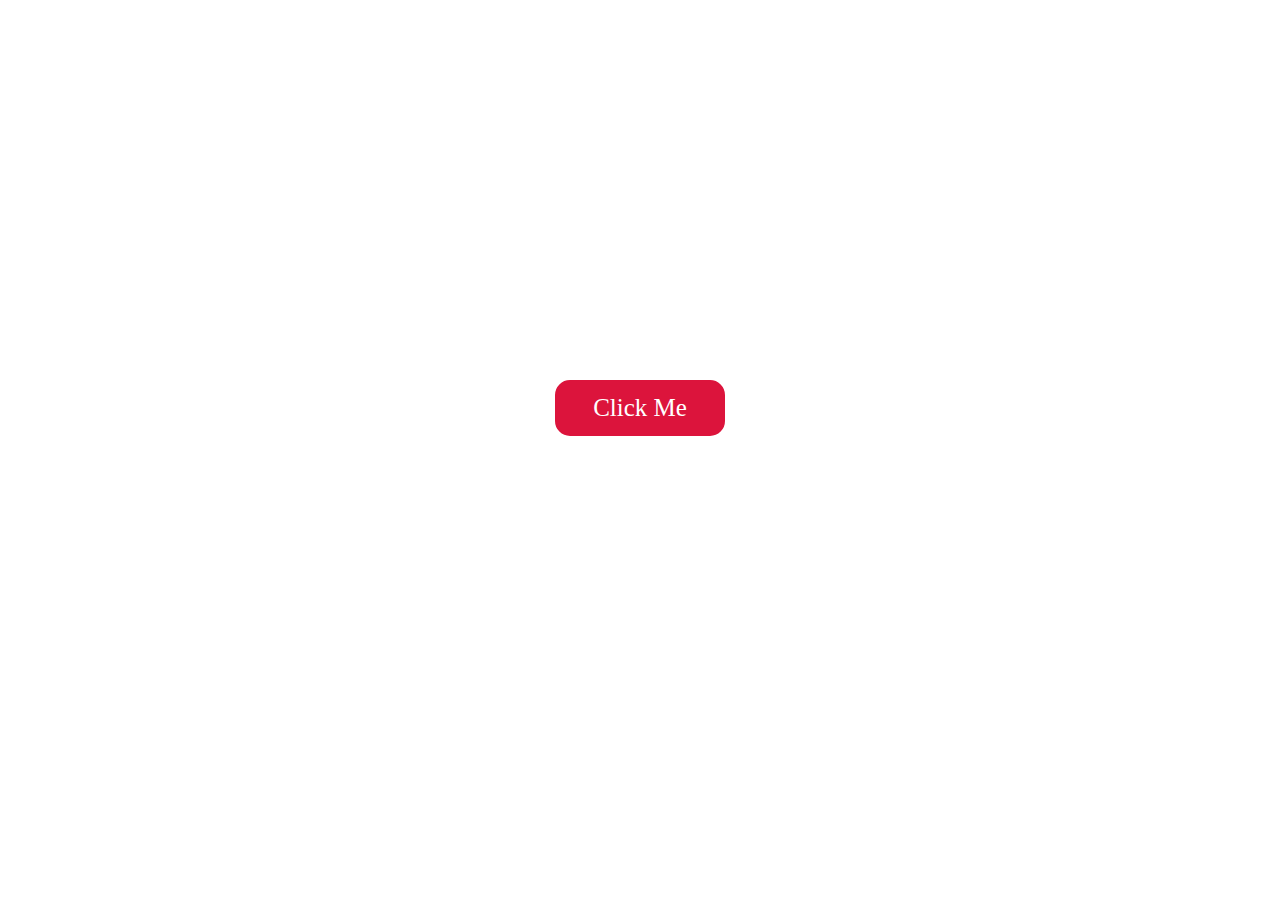
<file: Video_01/index.html>
<!DOCTYPE html>
<html lang="en">

    <head>
        <meta charset="UTF-8">
        <meta http-equiv="X-UA-Compatible" content="IE=edge">
        <meta name="viewport" content="width=device-width, initial-scale=1.0">
        <link rel="stylesheet" href="style.css">
        <title>Button</title>
    </head>

    <body>
        <div class="container">
            <a href="#">Click Me</a>
        </div>
    </body>

</html>
</file>
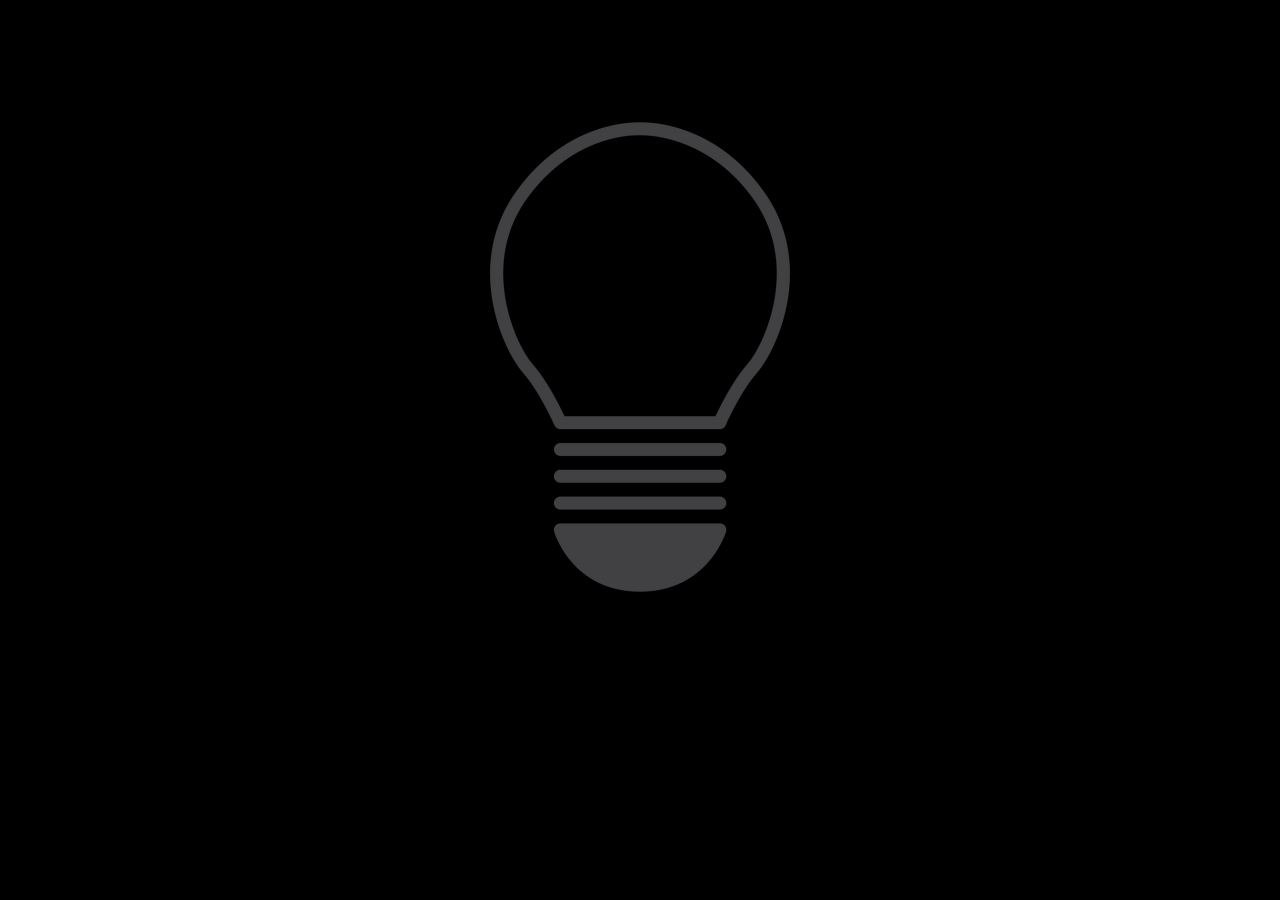
<file: Video_02/index.html>
<!DOCTYPE html>
<html lang="en">

    <head>
        <meta charset="UTF-8">
        <meta http-equiv="X-UA-Compatible" content="IE=edge">
        <meta name="viewport" content="width=device-width, initial-scale=1.0">
        <link rel="stylesheet" href="style.css">
        <title>Bulb</title>
    </head>

    <body>
        <div class="color"></div>
        <div class="ima">
            <img src="bulb.png" alt="">
        </div>
    </body>

</html>
</file>
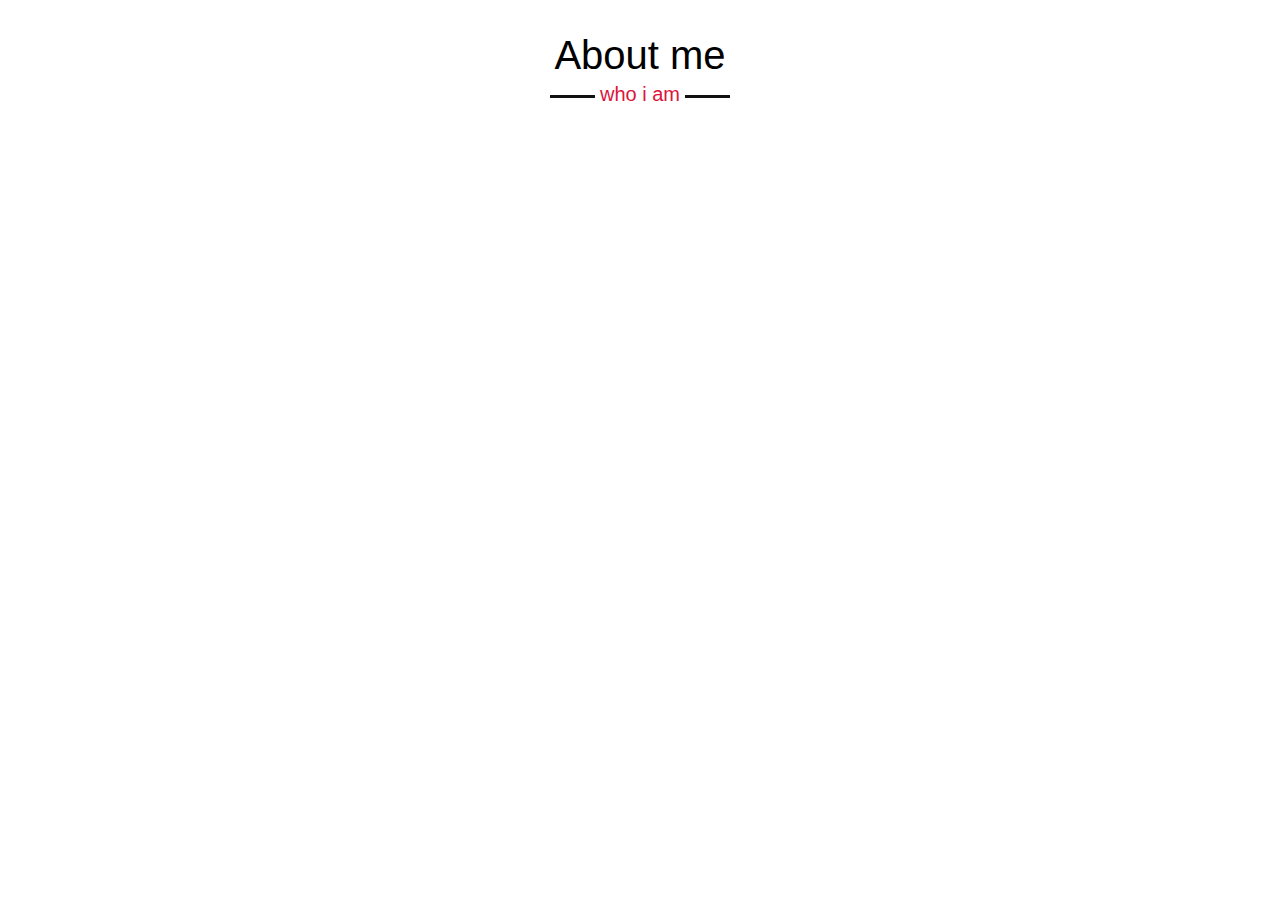
<file: Video_03/index.html>
<!DOCTYPE html>
<html lang="en">

    <head>
        <meta charset="UTF-8">
        <meta http-equiv="X-UA-Compatible" content="IE=edge">
        <meta name="viewport" content="width=device-width, initial-scale=1.0">
        <title>TitleHeading</title>
        <link rel="stylesheet" href="style.css">
    </head>

    <body>
        <section>
            <h2 class="title">About me</h2>
        </section>
    </body>

</html>
</file>
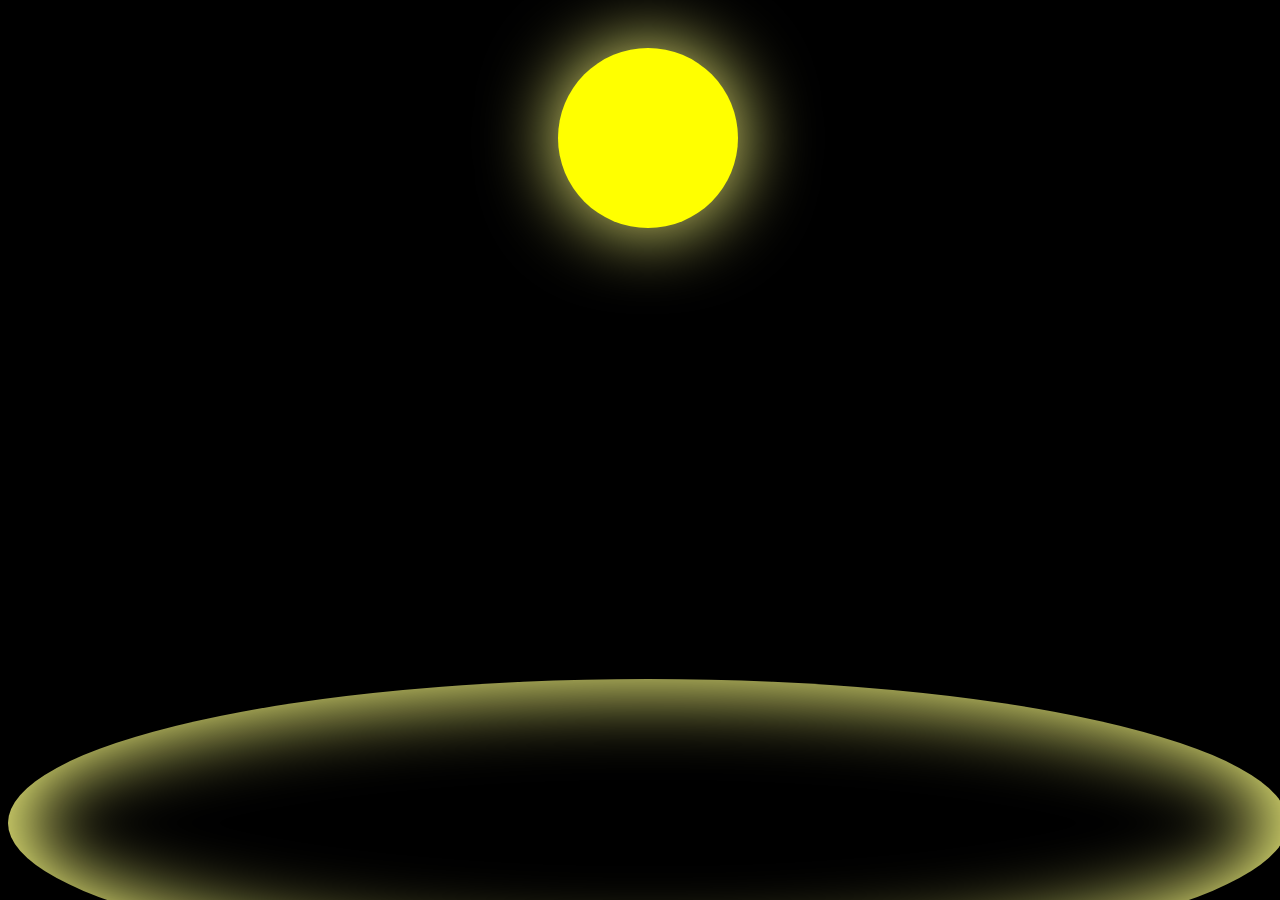
<file: Video_04/index.html>
<!DOCTYPE html>
<html lang="en">

    <head>
        <meta charset="UTF-8">
        <meta http-equiv="X-UA-Compatible" content="IE=edge">
        <meta name="viewport" content="width=device-width, initial-scale=1.0">
        <link rel="stylesheet" href="style.css">
        <title>Beautiful Bulb</title>
    </head>

    <body>
        <div class="container">
            <div class="box dim">
            </div>
            <div class="box2 dim2">
            </div>
        </div>
        <script src="script.js"></script>
    </body>

</html>
</file>
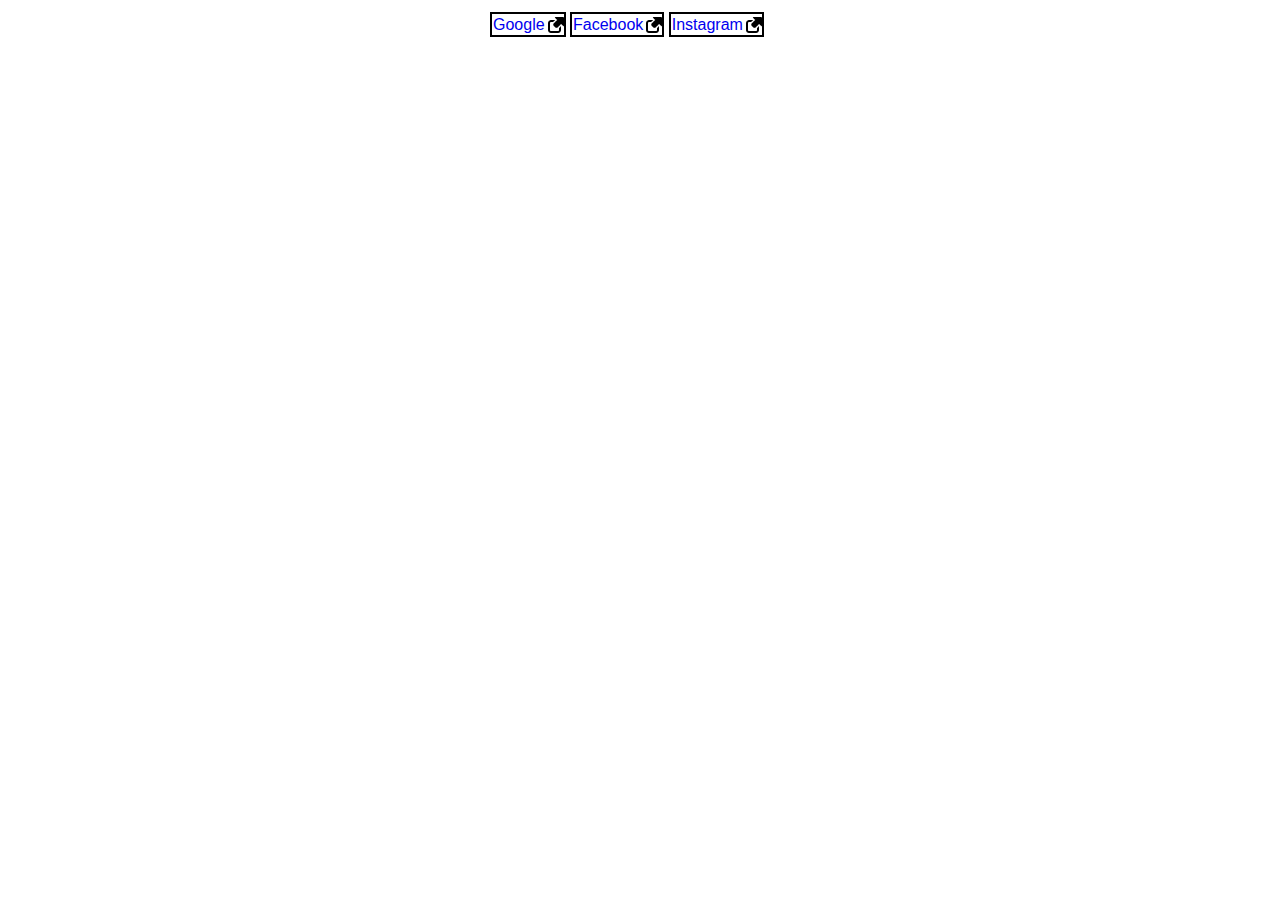
<file: Video_05/index.html>
<!DOCTYPE html>
<html lang="en">

<head>
    <meta charset="UTF-8">
    <meta http-equiv="X-UA-Compatible" content="IE=edge">
    <meta name="viewport" content="width=device-width, initial-scale=1.0">
    <link rel="stylesheet" href="style.css">
    <title>External-Links</title>
</head>

<body>
    <p>
        <a href="http://google.com" target="_blank">Google</a>
        <a href="http://facebook.com" target="_blank">Facebook</a>
        <a href="http://instagram.com" target="_blank">Instagram</a>
    </p>
</body>

</html>
</file>
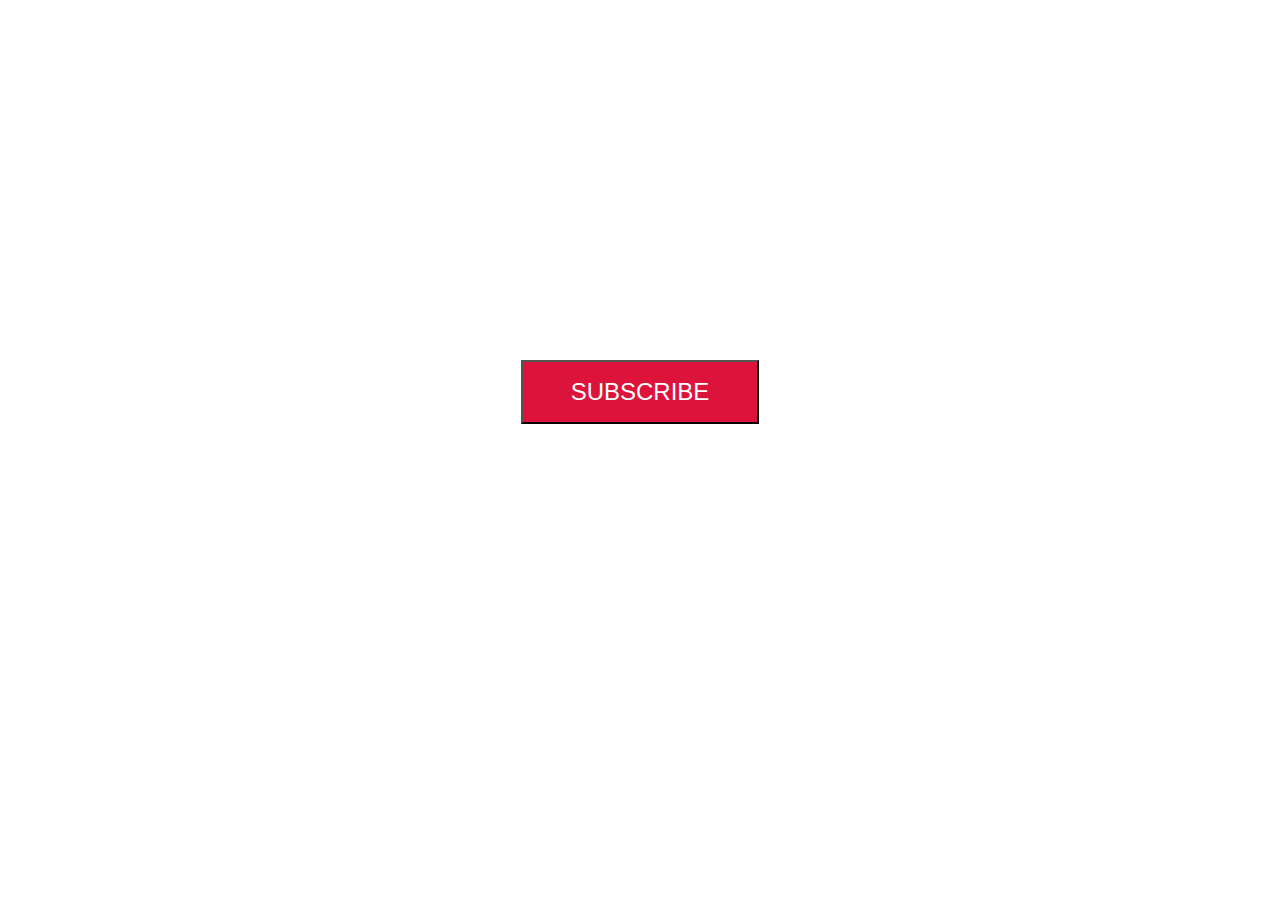
<file: Video_06/index.html>
<!DOCTYPE html>
<html lang="en">

<head>
    <meta charset="UTF-8">
    <meta http-equiv="X-UA-Compatible" content="IE=edge">
    <meta name="viewport" content="width=device-width, initial-scale=1.0">
    <link rel="stylesheet" href="style.css">
    <title>Document</title>
</head>

<body>
    <div class="container">
        <div class="upper" id="notiUpper">
            <span><img src="tick.png" alt="tick"></span>
            <p>You Suscribed to A.SwayamSiddha Coder</p>
            <img id="menuOff" src="cross.png" alt="cross">
        </div>
        <div class="lower">
            <button class="btn" id="btnClick">Subscribe</button>
        </div>
    </div>
    <script src="script.js"></script>
</body>

</html>
</file>
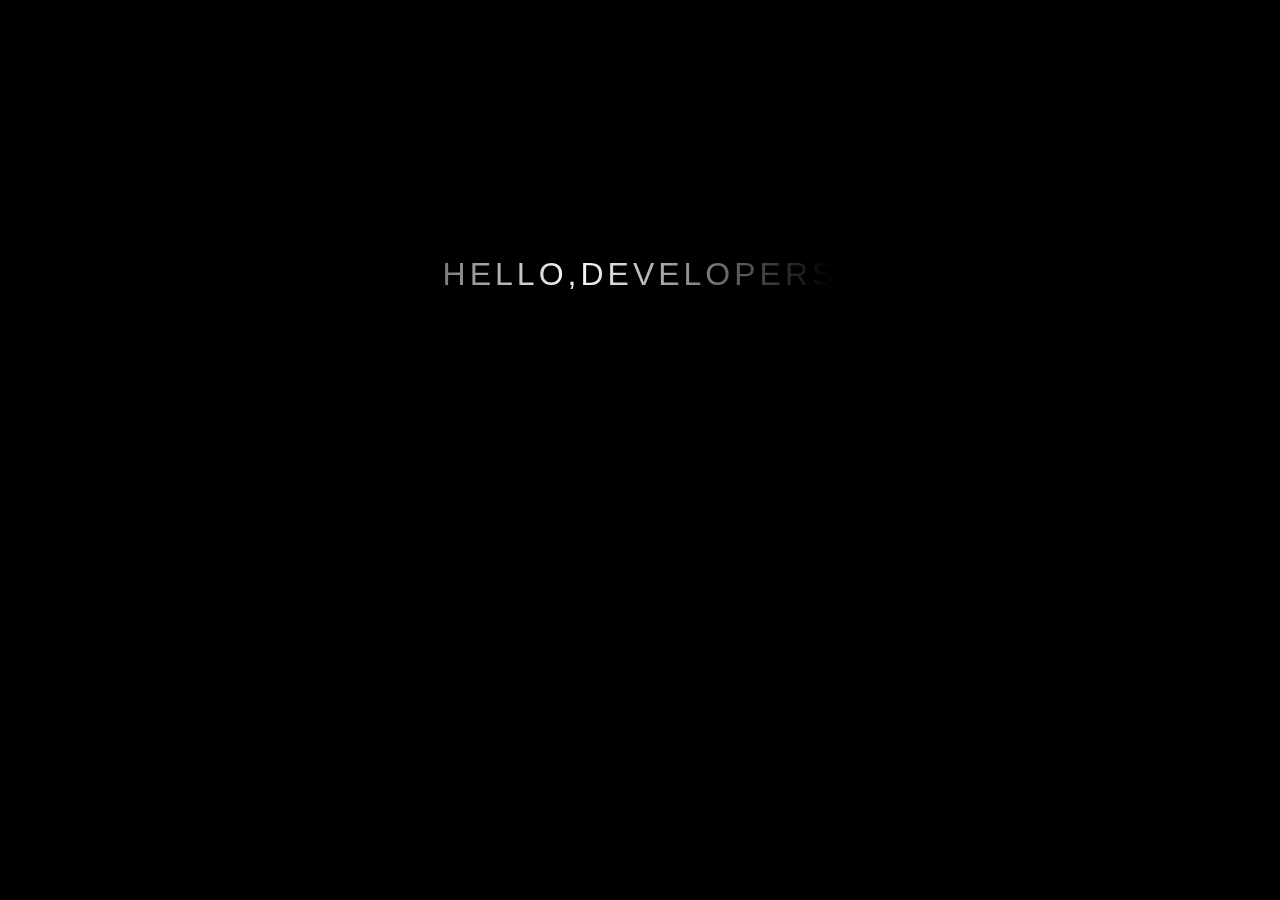
<file: Video_09/index.html>
<!DOCTYPE html>
<html lang="en">

<head>
    <meta charset="UTF-8">
    <meta http-equiv="X-UA-Compatible" content="IE=edge">
    <meta name="viewport" content="width=device-width, initial-scale=1.0">
    <link rel="stylesheet" href="style.css">
    <title>Text-Shine</title>
</head>

<body>
    <p class="text">Hello,Developers</p>
</body>

</html>
</file>
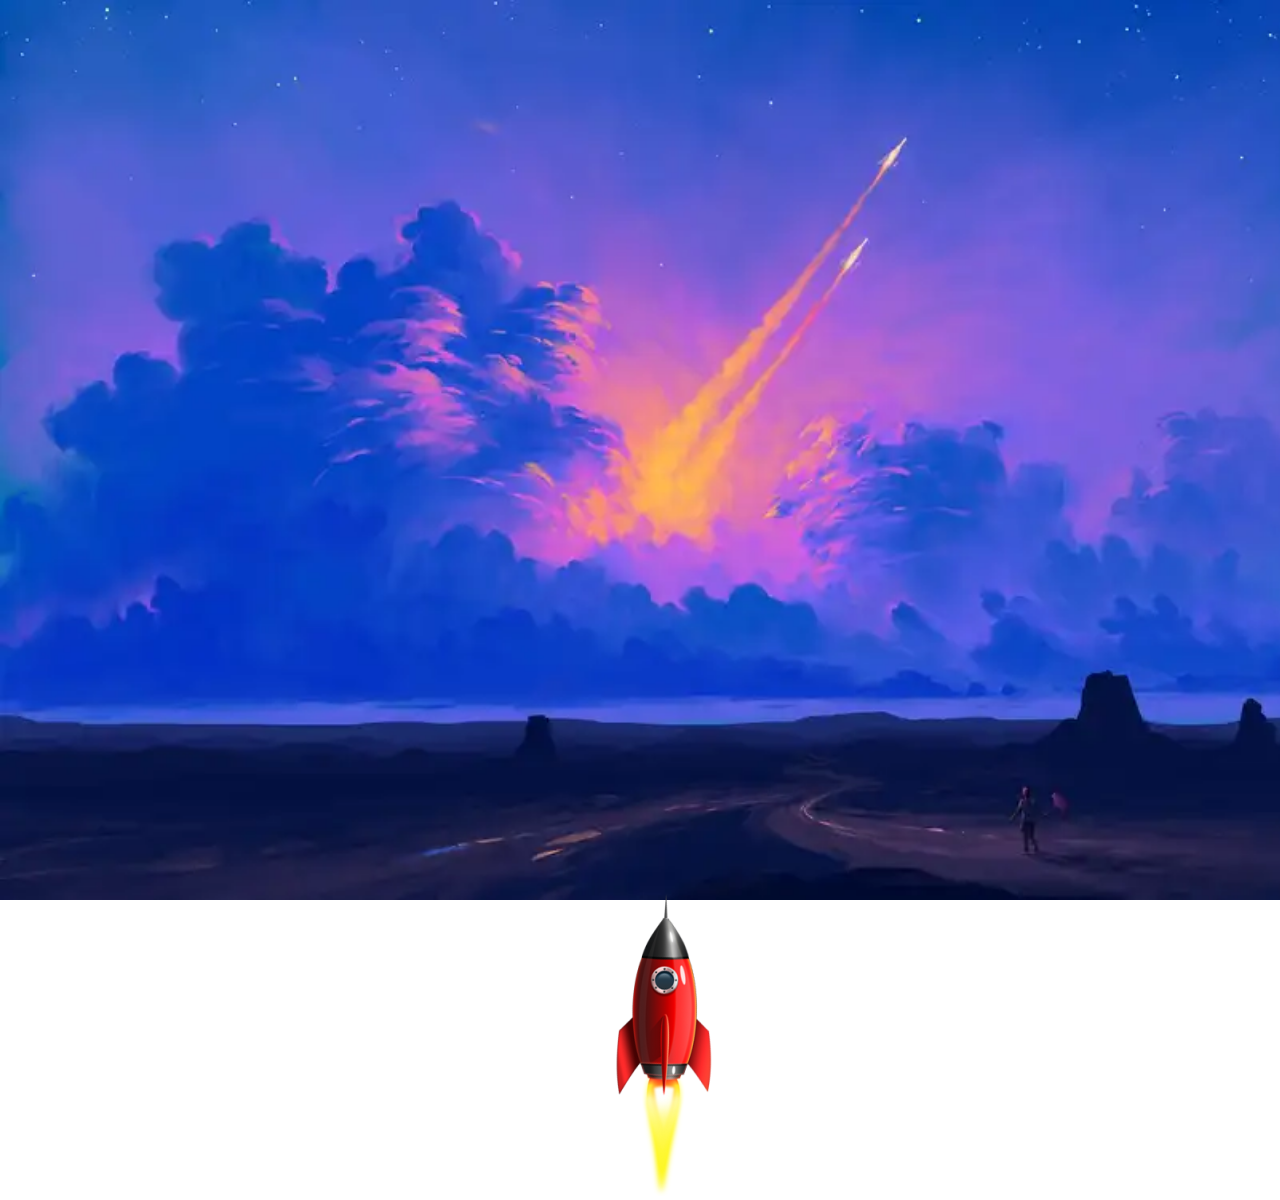
<file: Video_10/index.html>
<!DOCTYPE html>
<html lang="en">
  <head>
    <meta charset="UTF-8" />
    <meta http-equiv="X-UA-Compatible" content="IE=edge" />
    <meta name="viewport" content="width=device-width, initial-scale=1.0" />
    <link rel="stylesheet" href="style.css" />
    <title>Rocket</title>
  </head>
  <body>
    <div class="image">
      <img src="./rocket.png" alt="Rocket" />
    </div>
  </body>
</html>
</file>
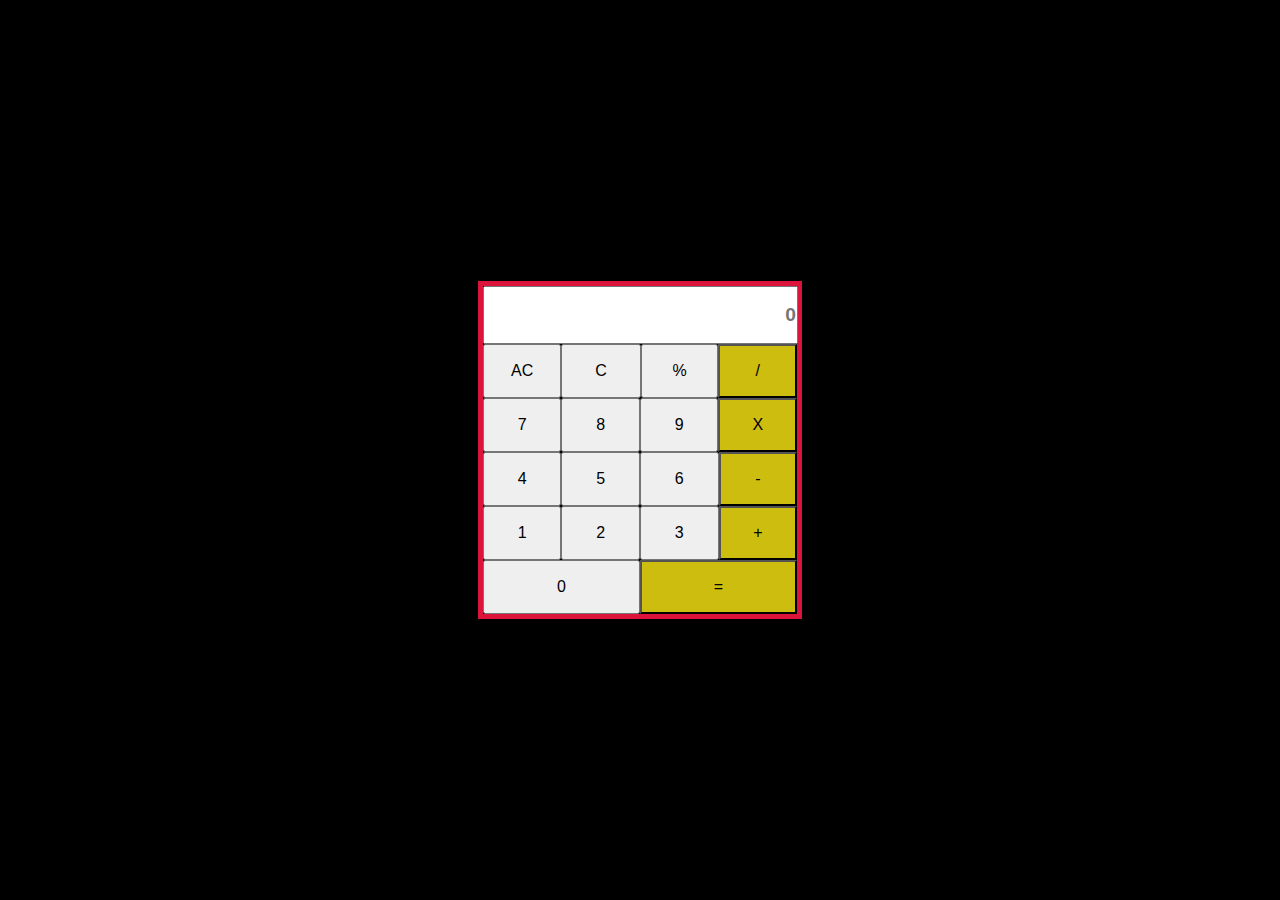
<file: Video_11/index.html>
<!DOCTYPE html>
<html lang="en">

<head>
  <meta charset="UTF-8" />
  <meta http-equiv="X-UA-Compatible" content="IE=edge" />
  <meta name="viewport" content="width=device-width, initial-scale=1.0" />
  <link rel="stylesheet" href="style.css" />
  <title>Calculator</title>
</head>

<body>
  <div class="container">
    <div class="calculator">
      <input type="text" id="inputTag" placeholder="0">
      <div class="row">
        <button class="btn cp " onclick="clr()">AC</button>
        <button class="btn " onclick="clrOne()">C</button>
        <button class="btn cp1" onclick="calculate('%')">%</button>
        <button class="btn color cp2" onclick="calculate('/')">/</button>
      </div>
      <div class="row">
        <button class="btn" onclick="calculate(7)">7</button>
        <button class="btn" onclick="calculate(8)">8</button>
        <button class="btn" onclick="calculate(9)">9</button>
        <button class="btn color" onclick="calculate('*')">X</button>
      </div>
      <div class="row">
        <button class="btn" onclick="calculate(4)">4</button>
        <button class="btn" onclick="calculate(5)">5</button>
        <button class="btn" onclick="calculate(6)">6</button>
        <button class="btn color" onclick="calculate('-')"> -</button>
      </div>
      <div class="row">
        <button class="btn" onclick="calculate(1)">1</button>
        <button class="btn" onclick="calculate(2)">2</button>
        <button class="btn" onclick="calculate(3)">3</button>
        <button class="btn color" onclick="calculate('+')">+</button>
      </div>
      <div class="row">
        <button class="btn full" onclick="calculate(0)">0</button>
        <button class="btn full  color" onclick="result()"> = </button>
      </div>
    </div>
  </div>
  <script src="script.js"></script>
</body>

</html>
</file>
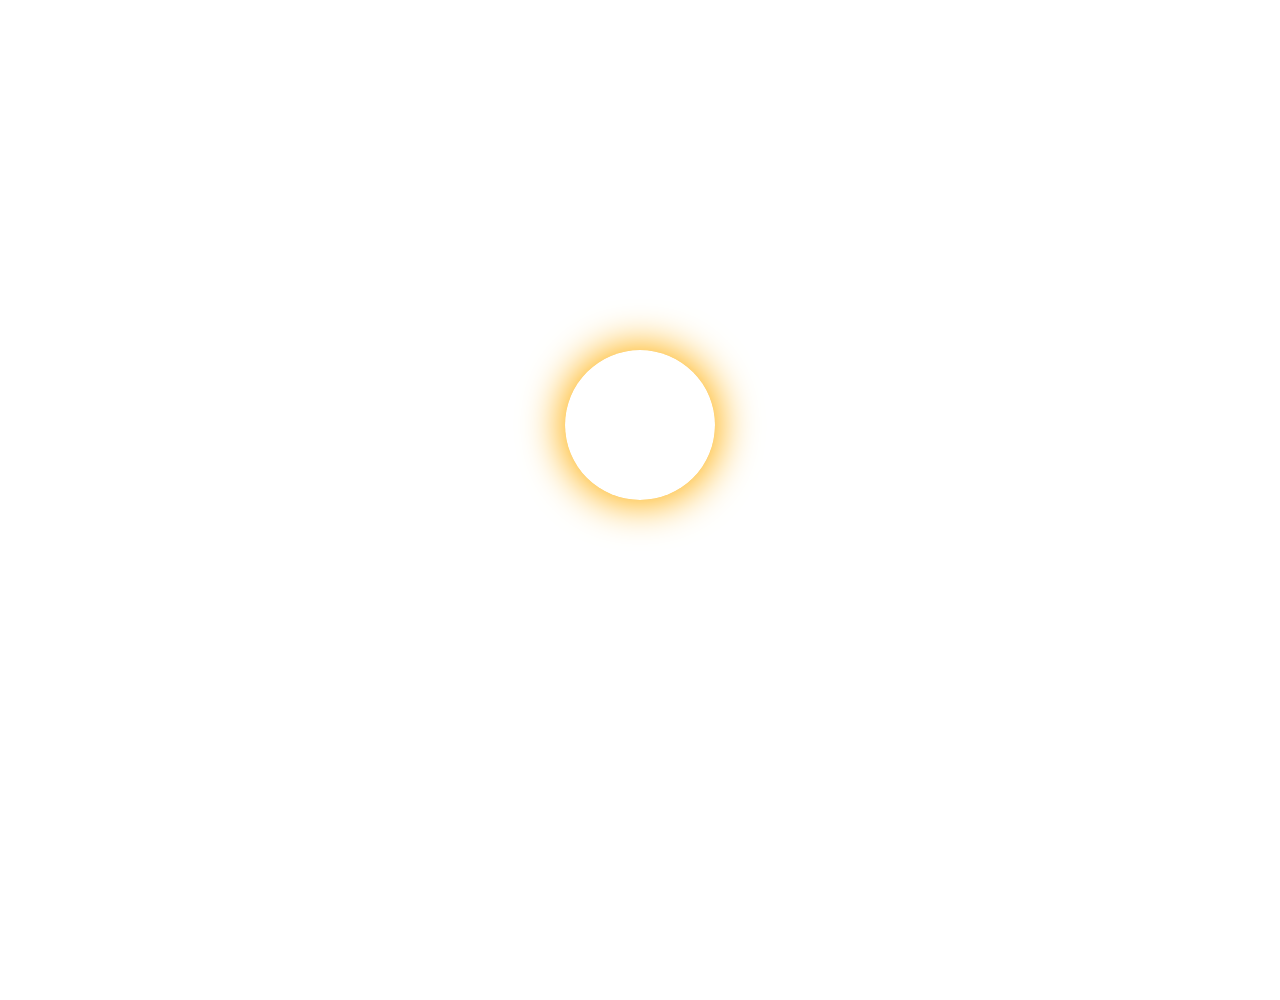
<file: Video_12/index.html>
<!DOCTYPE html>
<html lang="en">
  <head>
    <meta charset="UTF-8" />
    <meta http-equiv="X-UA-Compatible" content="IE=edge" />
    <meta name="viewport" content="width=device-width, initial-scale=1.0" />
    <link rel="stylesheet" href="style.css" />
    <title>Solar eclipse</title>
  </head>
  <body>
    <div class="eclipse">
      <div class="sun"></div>
      <div class="moon"></div>
    </div>
  </body>
</html>
</file>
<file: Video_01/style.css>
.container{
    width: 100%;
    display: flex;
    margin-top: 40vh;
    justify-content: center;
}
a{
    border: 2px solid crimson;
    background: crimson;
    color: #fff;
    font-size: 25px;
    padding: 12px 36px;
    text-decoration: none;
    margin-top: 20px;
    font-weight: 400;
    border-radius: 15px;
    transition: all 0.3s ease;
}
a:hover{
    color: crimson;
    background: none;
}
</file>
<file: Video_02/style.css>
body{
    background-color: #000000;
}
.color{
    height: 44vh;
    width: 44vh;
    position: absolute;
    left: 37.7rem;
    top: 17%;
    border-radius: 50%;
    animation: youtube cubic-bezier(0.84, 0.22, 0.24, 0.83) 1000ms infinite;
}
.ima{
    display: flex;
    justify-content: center;
    margin-top: 8%;
}
@keyframes youtube {
    0%{
        background-color:rgb(228, 253, 5);
    }
    25%{
        background-color:rgb(195, 43, 43);
    }
    50%{
        background-color: rgb(37, 174, 37);
    }
    75%{
        background-color: rgb(41, 41, 146);
    }
    100%{
        background-color: rgb(220, 222, 81);
    }
}
</file>
<file: Video_03/style.css>
section .title{
    position: relative;
    text-align: center;
    margin-bottom: 60px;
    padding-bottom: 20px;
    font: 500 40px 'ubuntu' , sans-serif;
}
section .title::before{
    content: "";
    position: absolute;
    bottom: 0px;
    left: 50%;
    width: 180px;
    height: 3px;
    background: #111;
    transform: translateX(-50%);
}
section .title::after{
    position: absolute;
    bottom: -8px;
    left: 50%;
    font-size: 20px;
    color: crimson;
    padding: 0 5px;
    background: #fff;
    transform: translateX(-50%);
}
.title::after{
    content: "who i am";
}
</file>
<file: Video_04/style.css>
body {
    height: 100%;
    width: 100%;
    background-color: black;
    overflow: hidden;
}

.container {
    display: flex;
    flex-direction: column;
    align-items: center;
    justify-content: center;
}

.box {
    margin: 40px;
    border-radius: 90%;
    height: 20vh;
    width: 20vh;
    background: white;
    transition-property: all;
    transition-duration: 100ms;
    transition-timing-function: ease-in-out;
}

.dim {
    box-shadow: 0px 0px 76px #fbfd81;
    background: yellow;
}

.box2 {
    position: fixed;
    bottom: -67px;
    border-radius: 90%;
    height: 32vh;
    width: 100vw;
    background: black;
    transition-property: all;
    transition-delay: 10ms;
    transition-duration: 100ms;
    transition-timing-function: ease-in-out;
}

.dim2 {
    box-shadow: 0px 0px 76px 10px #fbfd81 inset;
}

.btn {
    font-size: 1rem;
    border: 3px solid #c75c5c;
    background: rgba(0, 0, 0, 0.4);
    border-radius: 20px;
    color: #fff;
    width: 8rem;
    height: 3rem;
    margin: 15px;
}
</file>
<file: Video_05/style.css>
body {
    width: 300px;
    margin: 0 auto;
    font-family: sans-serif;
}

a {
    text-decoration: none;
    padding: 2px 1px;
    border: 2px solid black;
}

a:hover {
    color: crimson;
}

a[href^="http"] {
    background: url('./external-link.png') no-repeat 100%;
    background-size: 1rem 1rem;
    padding-right: 19px;
}
</file>
<file: Video_06/style.css>
* {
    margin: 0;
    padding: 0;
    font-family: sans-serif;
    overflow: hidden;
}

.container {
    height: 100vh;
    width: 100%;
    display: flex;
    justify-content: space-between;
    text-align: center;
    flex-direction: column;
}

.upper {
    position: relative;
    top: -12%;
    background-color: white;
    box-shadow: 0 0 20px rgba(0, 0, 0, 0.69);
    padding: 1rem 0;
    text-align: center;
    margin-top: 1rem;
    margin-inline: 30%;
    border: .125rem solid white;
    font-size: 1.2rem;
    letter-spacing: .1rem;
    transition: all 0.6s ease-in-out;
}

.upper span {
    position: absolute;
    top: .6rem;
    left: .5rem;
}

#menuOff {
    height: 1rem;
    width: 1rem;
    position: absolute;
    top: .6rem;
    right: .5rem;
    cursor: pointer;
}

.upper span img {
    height: 2rem;
    width: 2rem;
}

.lower {
    height: 60%;
}

.btn {
    text-transform: uppercase;
    cursor: pointer;
    padding: 1rem 3rem;
    font-size: 1.5rem;
    background-color: crimson;
    color: #fff;
}
</file>
<file: Video_09/style.css>
* {
    margin: 0;
    padding: 0;
    text-align: center;
}

body {
    background-color: black;
}

.text {
    margin: 20% 25%;
    background-color: #000;
    position: relative;
    font-family: sans-serif;
    text-transform: uppercase;
    font-size: 2rem;
    letter-spacing: 4px;
    background: linear-gradient(90deg, #000, #fff, #000);
    background-repeat: no-repeat;
    background-size: 80%;
    animation: text 3s linear infinite;
    -webkit-background-clip: text;
    -webkit-text-fill-color: rgba(255, 255, 255, 0);
}

@keyframes text {
    0% {
        background-position: -500%;
    }

    100% {
        background-position: 500%;
    }
}
</file>
<file: Video_10/style.css>
* {
    margin: 0;
    padding: 0;
}

body {
    overflow: hidden;
    background: url("./background.jpg") no-repeat;
    background-size: cover;
    background-attachment: fixed;
}


.image {
    position: absolute;
    bottom: -300px;
    left: 40%;
    animation: fly 5s .5s ease-in infinite;
}


@keyframes fly {
    0% {
        bottom: -300px;
    }

    100% {
        bottom: 100%;
    }
}
</file>
<file: Video_11/style.css>
* {
  margin: 0;
  padding: 0;
}
.container {
  display: flex;
  align-items: center;
  justify-content: center;
  height: 100vh;
  width: 100%;
  background-color: black;
}
.calculator {
  border: 5px solid crimson;
}
#inputTag {
  width: 99%;
  padding: 1rem 0;
  text-align: right;
  font-size: larger;
  font-weight: bolder;
}
.row {
  display: flex;
}
.btn {
  width: 100%;
  padding: 1rem 2rem;
  cursor: pointer;
  font-size: 1em;
}
.full {
  width: 100%;
}
.cp {
  padding: 1rem 1.63rem;
}
.color {
  background-color: rgb(205, 189, 14);
  color: black;
}
.cp1 {
  padding: 0 1.85rem;
}
.cp2 {
  padding: 0 2.2rem;
}
</file>
<file: Video_12/style.css>
* {
  margin-top: 500px;
  padding: 0px;
  box-sizing: border-box;
}

body {
  animation: back 15s linear infinite;
  overflow: hidden;
}

.eclipse {
  position: absolute;
  top: 50%;
  left: 50%;
  transform: translate(-50%, -500%);
  width: 150px;
  height: 150px;
}

.eclipse .sun {
  position: absolute;
  width: 100%;
  height: 100%;
  background: #ffad00;
  border-radius: 50%;
  box-shadow: 0px 0px 40px 4px #ffad00;
  margin-top: 150px;
  margin-right: 150px;
  animation: sun 15s ease-in-out infinite;
}

.eclipse .moon {
  position: absolute;
  width: 150px;
  height: 150px;
  background: #fff;
  border-radius: 50%;
  margin-top: 150px;
  margin-left: 0px;
  animation: movemoon 15s linear infinite;
}

@keyframes movemoon {
  0% {
    transform: translateX(200px);
    background: #fff;
  }
  50% {
    transform: translateX(0px);
    background: #000;
  }
  100% {
    transform: translateX(-200px);
  }
}

@keyframes back {
  0%,
  100% {
    background: #fff;
  }
  50% {
    background: rgb(0, 0, 0);
  }
}

@keyframes sun {
  50% {
    box-shadow: 0px 0px 10px 4px #ffad00;
  }
}
</file>
